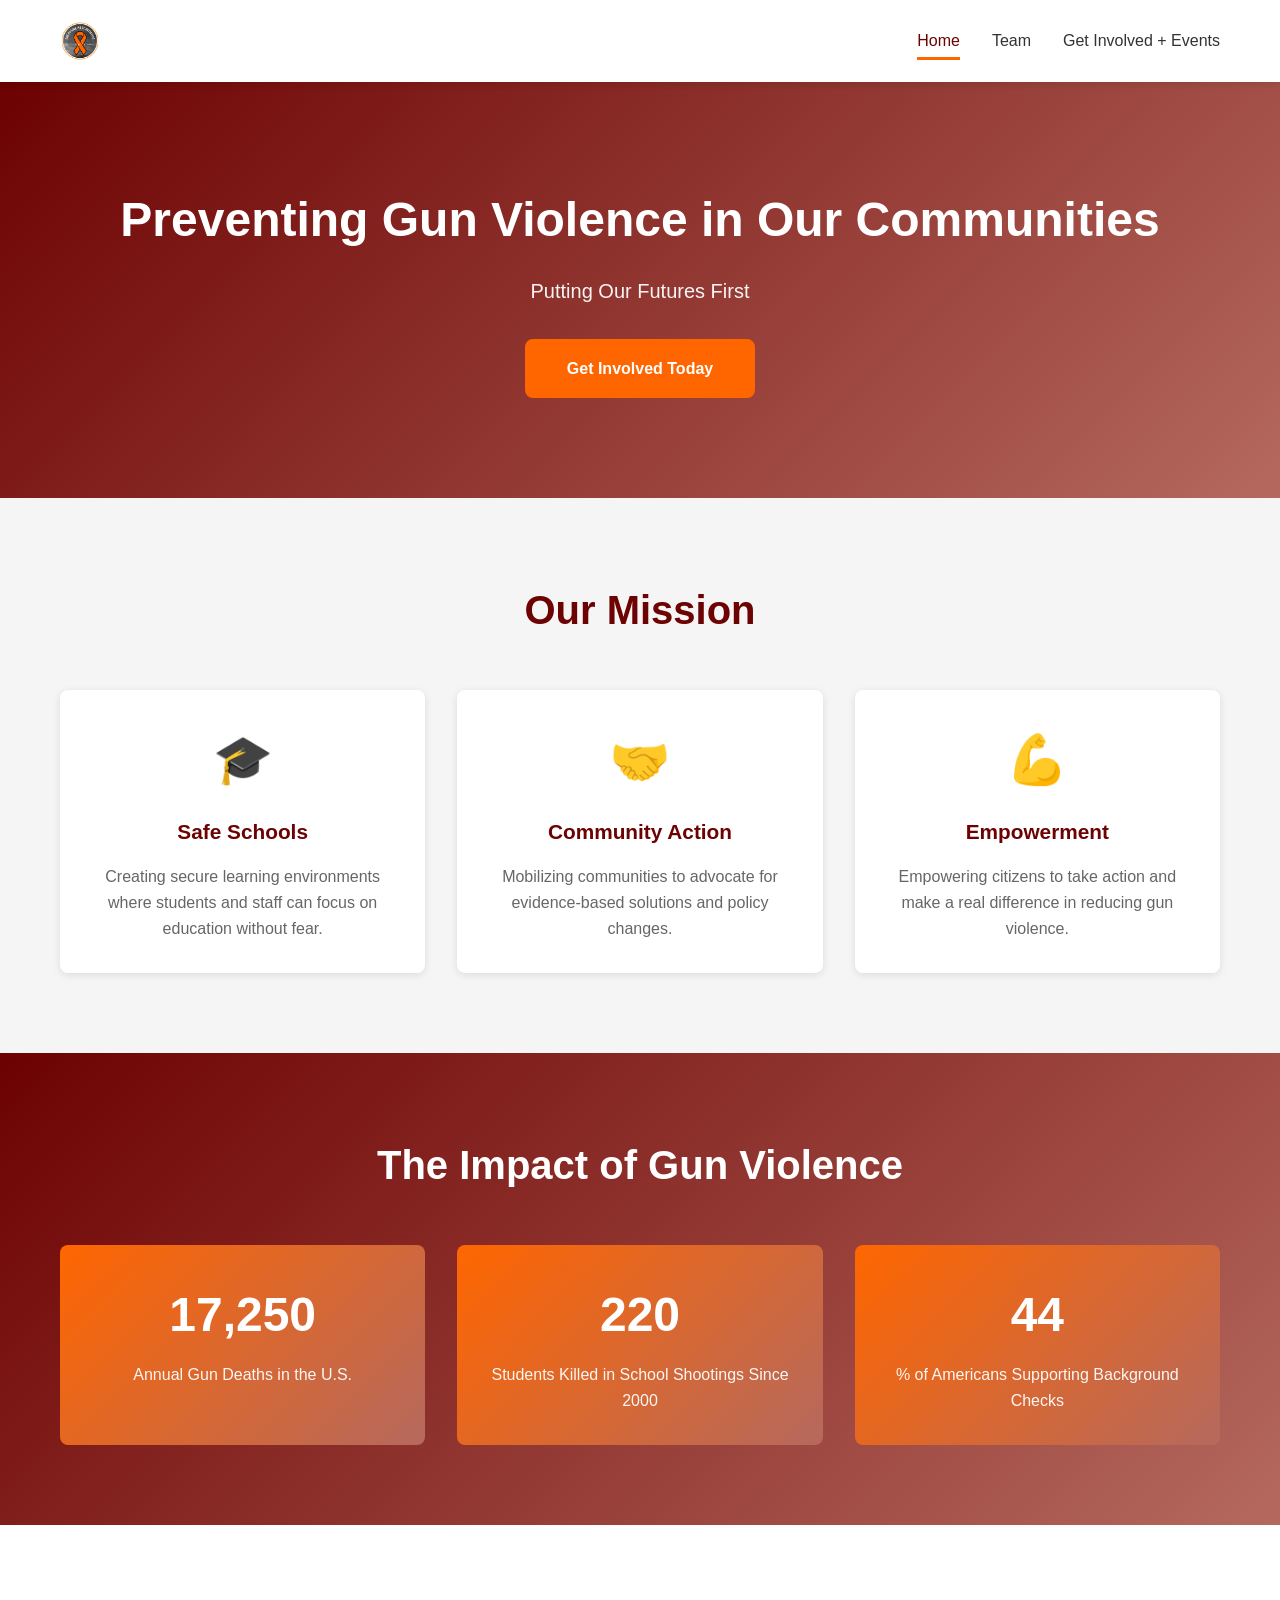
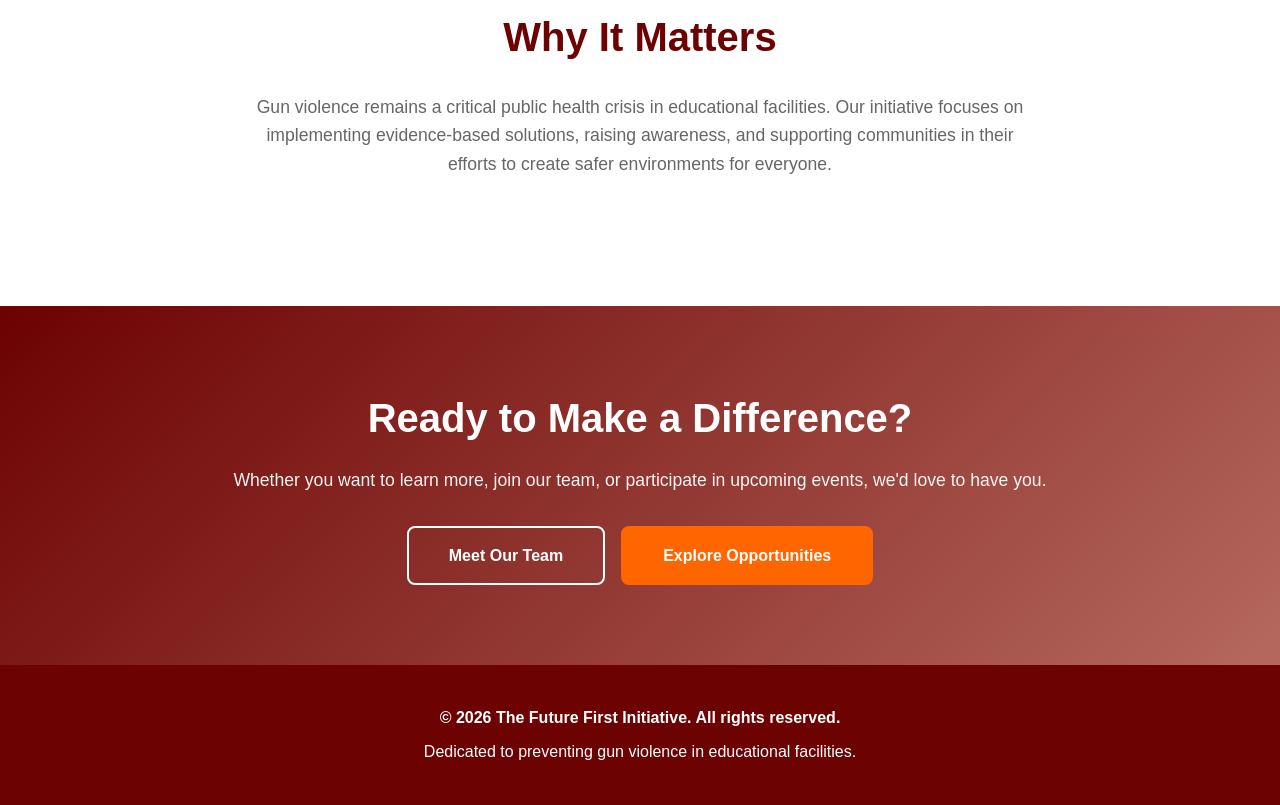
<file: index.html>
<!DOCTYPE html>
<html lang="en">
<head>
    <meta charset="UTF-8">
    <meta name="viewport" content="width=device-width, initial-scale=1.0">
    <title>The Future First Initiative - Gun Violence Prevention</title>
    <link rel="stylesheet" href="styles.css">
</head>
<body>
    <nav class="navbar">
        <div class="nav-container">
            <div class="logo-area">
                <img src="assets/logo.png" alt="Logo" class="logo" id="navbar-logo">
                <span class="organization-name">The Future First Initiative</span>
            </div>
            <ul class="nav-menu">
                <li><a href="index.html" class="nav-link active">Home</a></li>
                <li><a href="team.html" class="nav-link">Team</a></li>
                <li><a href="get-involved.html" class="nav-link">Get Involved + Events</a></li>
            </ul>
            <div class="hamburger" id="hamburger">
                <span></span>
                <span></span>
                <span></span>
            </div>
        </div>
    </nav>

    <header class="hero">
        <div class="hero-content">
            <h1>Preventing Gun Violence in Our Communities</h1>
            <p>Putting Our Futures First</p>
            <a href="get-involved.html" class="cta-button">Get Involved Today</a>
        </div>
    </header>

    <section class="mission">
        <div class="container">
            <h2>Our Mission</h2>
            <div class="mission-content">
                <div class="mission-card">
                    <div class="card-icon">🎓</div>
                    <h3>Safe Schools</h3>
                    <p>Creating secure learning environments where students and staff can focus on education without fear.</p>
                </div>
                <div class="mission-card">
                    <div class="card-icon">🤝</div>
                    <h3>Community Action</h3>
                    <p>Mobilizing communities to advocate for evidence-based solutions and policy changes.</p>
                </div>
                <div class="mission-card">
                    <div class="card-icon">💪</div>
                    <h3>Empowerment</h3>
                    <p>Empowering citizens to take action and make a real difference in reducing gun violence.</p>
                </div>
            </div>
        </div>
    </section>

    <section class="statistics">
        <div class="container">
            <h2>The Impact of Gun Violence</h2>
            <div class="impact-stats">
                <div class="stat-counter">
                    <div class="counter-number" data-target="45000">0</div>
                    <p class="counter-label">Annual Gun Deaths in the U.S.</p>
                </div>
                <div class="stat-counter">
                    <div class="counter-number" data-target="600">0</div>
                    <p class="counter-label">Students Killed in School Shootings Since 2000</p>
                </div>
                <div class="stat-counter">
                    <div class="counter-number" data-target="90">0</div>
                    <p class="counter-label">% of Americans Supporting Background Checks</p>
                </div>
            </div>
        </div>
    </section>

    <section class="impact">
        <div class="container">
            <h2>Why It Matters</h2>
            <p>Gun violence remains a critical public health crisis in educational facilities. Our initiative focuses on implementing evidence-based solutions, raising awareness, and supporting communities in their efforts to create safer environments for everyone.</p>
        </div>
    </section>

    <section class="cta-section">
        <div class="container">
            <h2>Ready to Make a Difference?</h2>
            <p>Whether you want to learn more, join our team, or participate in upcoming events, we'd love to have you.</p>
            <div class="cta-buttons">
                <a href="team.html" class="button button-secondary">Meet Our Team</a>
                <a href="get-involved.html" class="button button-primary">Explore Opportunities</a>
            </div>
        </div>
    </section>

    <footer>
        <div class="container">
            <p>&copy; 2026 The Future First Initiative. All rights reserved.</p>
            <p>Dedicated to preventing gun violence in educational facilities.</p>
        </div>
    </footer>

    <script src="script.js"></script>
</body>
</html>
</file>
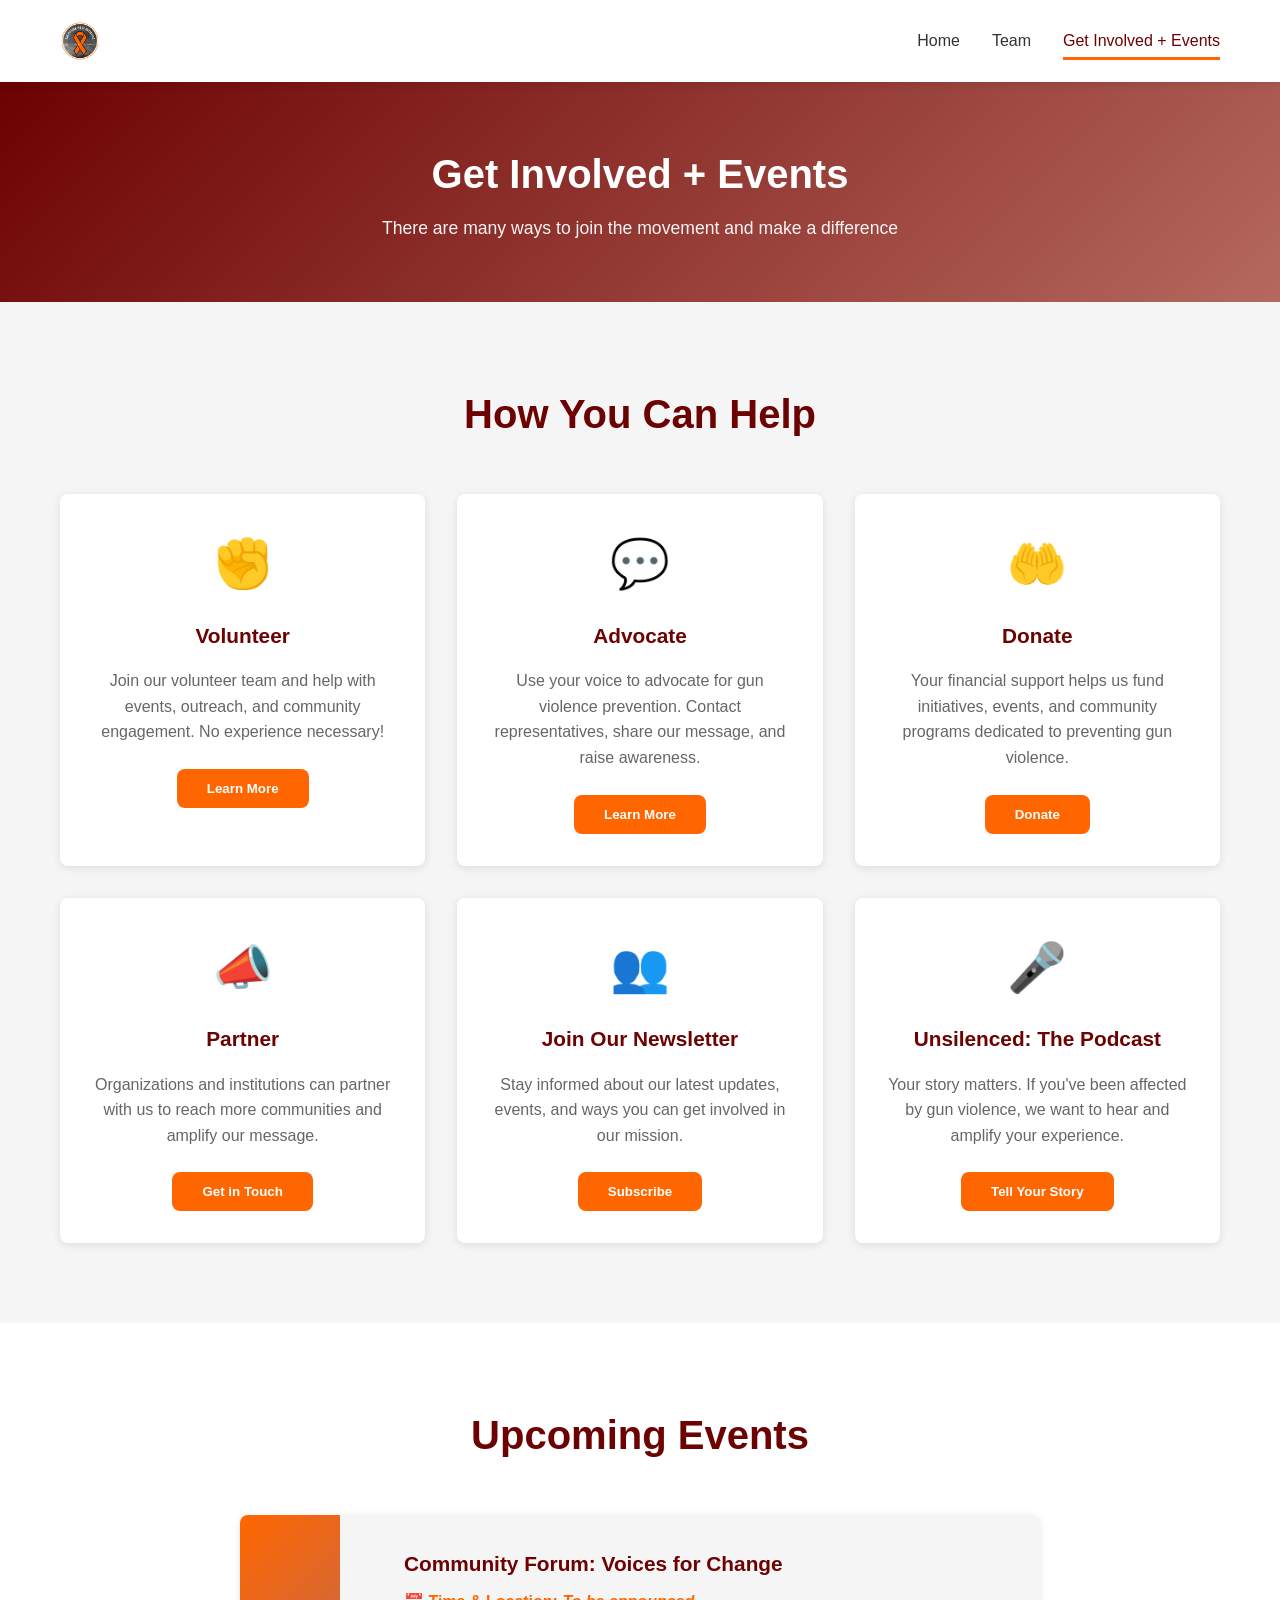
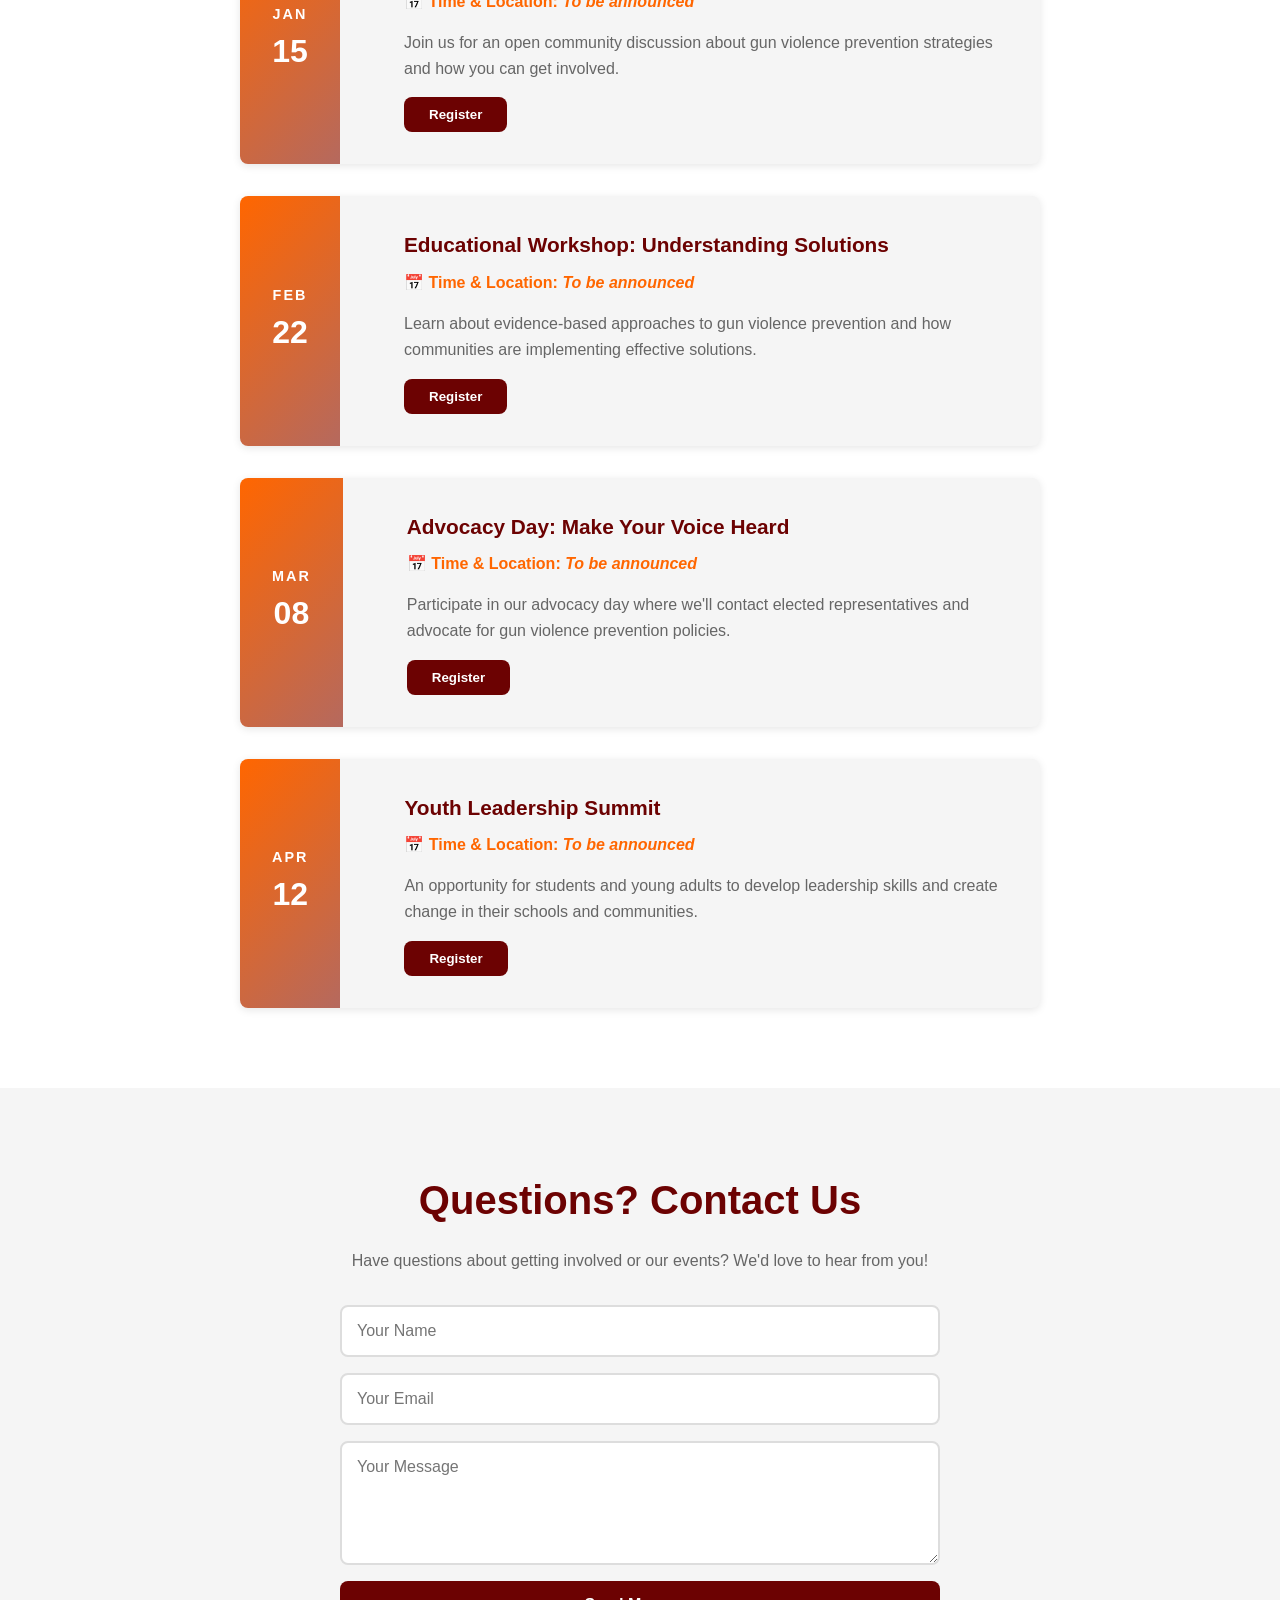
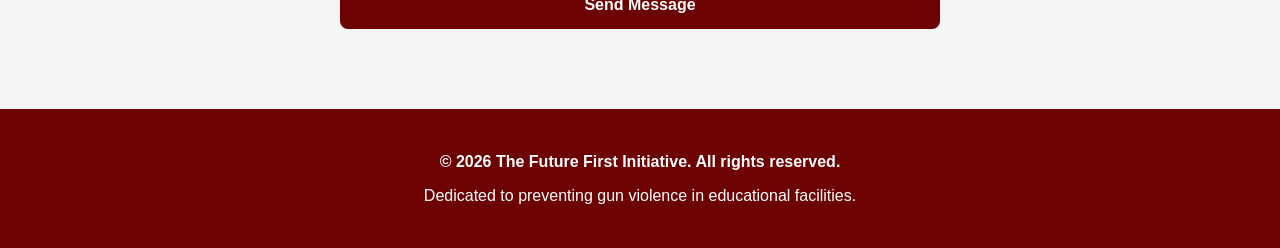
<file: get-involved.html>
<!DOCTYPE html>
<html lang="en">
<head>
    <meta charset="UTF-8">
    <meta name="viewport" content="width=device-width, initial-scale=1.0">
    <title>Get Involved + Events - The Future First Initiative</title>
    <link rel="stylesheet" href="styles.css">
</head>
<body>
    <nav class="navbar">
        <div class="nav-container">
            <div class="logo-area">
                <img src="assets/logo.png" alt="Logo" class="logo" id="navbar-logo">
                <span class="organization-name">The Future First Initiative</span>
            </div>
            <ul class="nav-menu">
                <li><a href="index.html" class="nav-link">Home</a></li>
                <li><a href="team.html" class="nav-link">Team</a></li>
                <li><a href="get-involved.html" class="nav-link active">Get Involved + Events</a></li>
            </ul>
            <div class="hamburger" id="hamburger">
                <span></span>
                <span></span>
                <span></span>
            </div>
        </div>
    </nav>

    <header class="page-header">
        <div class="header-content">
            <h1>Get Involved + Events</h1>
            <p>There are many ways to join the movement and make a difference</p>
        </div>
    </header>

    <section class="get-involved-options">
        <div class="container">
            <h2>How You Can Help</h2>
            <div class="options-grid">
                <div class="option-card">
                    <div class="option-icon">✊</div>
                    <h3>Volunteer</h3>
                    <p>Join our volunteer team and help with events, outreach, and community engagement. No experience necessary!</p>
                    <button class="option-button" onclick="alert('Contact us for volunteering opportunities!')">Learn More</button>
                </div>
                <div class="option-card">
                    <div class="option-icon">💬</div>
                    <h3>Advocate</h3>
                    <p>Use your voice to advocate for gun violence prevention. Contact representatives, share our message, and raise awareness.</p>
                    <button class="option-button" onclick="alert('We will provide advocacy toolkits and resources!')">Learn More</button>
                </div>
                <div class="option-card">
                    <div class="option-icon">🤲</div>
                    <h3>Donate</h3>
                    <p>Your financial support helps us fund initiatives, events, and community programs dedicated to preventing gun violence.</p>
                    <button class="option-button" onclick="alert('Donation options coming soon!')">Donate</button>
                </div>
                <div class="option-card">
                    <div class="option-icon">📣</div>
                    <h3>Partner</h3>
                    <p>Organizations and institutions can partner with us to reach more communities and amplify our message.</p>
                    <button class="option-button" onclick="alert('Contact us about partnership opportunities!')">Get in Touch</button>
                </div>
                <div class="option-card">
                    <div class="option-icon">👥</div>
                    <h3>Join Our Newsletter</h3>
                    <p>Stay informed about our latest updates, events, and ways you can get involved in our mission.</p>
                    <button class="option-button" onclick="alert('Newsletter signup coming soon!')">Subscribe</button>
                </div>
                <div class="option-card">
                    <div class="option-icon">🎤</div>
                    <h3>Unsilenced: The Podcast</h3>
                    <p>Your story matters. If you've been affected by gun violence, we want to hear and amplify your experience.</p>
                    <button class="option-button" onclick="alert('Share your story with us!')">Tell Your Story</button>
                </div>
            </div>
        </div>
    </section>

    <section class="events-section">
        <div class="container">
            <h2>Upcoming Events</h2>
            <div class="events-list">
                <div class="event-card">
                    <div class="event-date">
                        <span class="month">JAN</span>
                        <span class="day">15</span>
                    </div>
                    <div class="event-details">
                        <h3>Community Forum: Voices for Change</h3>
                        <p class="event-time">📅 Time & Location: <em>To be announced</em></p>
                        <p class="event-description">Join us for an open community discussion about gun violence prevention strategies and how you can get involved.</p>
                        <button class="event-button" onclick="alert('Registration details coming soon!')">Register</button>
                    </div>
                </div>

                <div class="event-card">
                    <div class="event-date">
                        <span class="month">FEB</span>
                        <span class="day">22</span>
                    </div>
                    <div class="event-details">
                        <h3>Educational Workshop: Understanding Solutions</h3>
                        <p class="event-time">📅 Time & Location: <em>To be announced</em></p>
                        <p class="event-description">Learn about evidence-based approaches to gun violence prevention and how communities are implementing effective solutions.</p>
                        <button class="event-button" onclick="alert('Registration details coming soon!')">Register</button>
                    </div>
                </div>

                <div class="event-card">
                    <div class="event-date">
                        <span class="month">MAR</span>
                        <span class="day">08</span>
                    </div>
                    <div class="event-details">
                        <h3>Advocacy Day: Make Your Voice Heard</h3>
                        <p class="event-time">📅 Time & Location: <em>To be announced</em></p>
                        <p class="event-description">Participate in our advocacy day where we'll contact elected representatives and advocate for gun violence prevention policies.</p>
                        <button class="event-button" onclick="alert('Registration details coming soon!')">Register</button>
                    </div>
                </div>

                <div class="event-card">
                    <div class="event-date">
                        <span class="month">APR</span>
                        <span class="day">12</span>
                    </div>
                    <div class="event-details">
                        <h3>Youth Leadership Summit</h3>
                        <p class="event-time">📅 Time & Location: <em>To be announced</em></p>
                        <p class="event-description">An opportunity for students and young adults to develop leadership skills and create change in their schools and communities.</p>
                        <button class="event-button" onclick="alert('Registration details coming soon!')">Register</button>
                    </div>
                </div>
            </div>
        </div>
    </section>

    <section class="contact-section">
        <div class="container">
            <h2>Questions? Contact Us</h2>
            <p>Have questions about getting involved or our events? We'd love to hear from you!</p>
            <form class="contact-form" onsubmit="handleSubmit(event)">
                <input type="text" placeholder="Your Name" required>
                <input type="email" placeholder="Your Email" required>
                <textarea placeholder="Your Message" rows="5" required></textarea>
                <button type="submit" class="submit-button">Send Message</button>
            </form>
        </div>
    </section>

    <footer>
        <div class="container">
            <p>&copy; 2026 The Future First Initiative. All rights reserved.</p>
            <p>Dedicated to preventing gun violence in educational facilities.</p>
        </div>
    </footer>

    <script src="script.js"></script>
</body>
</html>
</file>
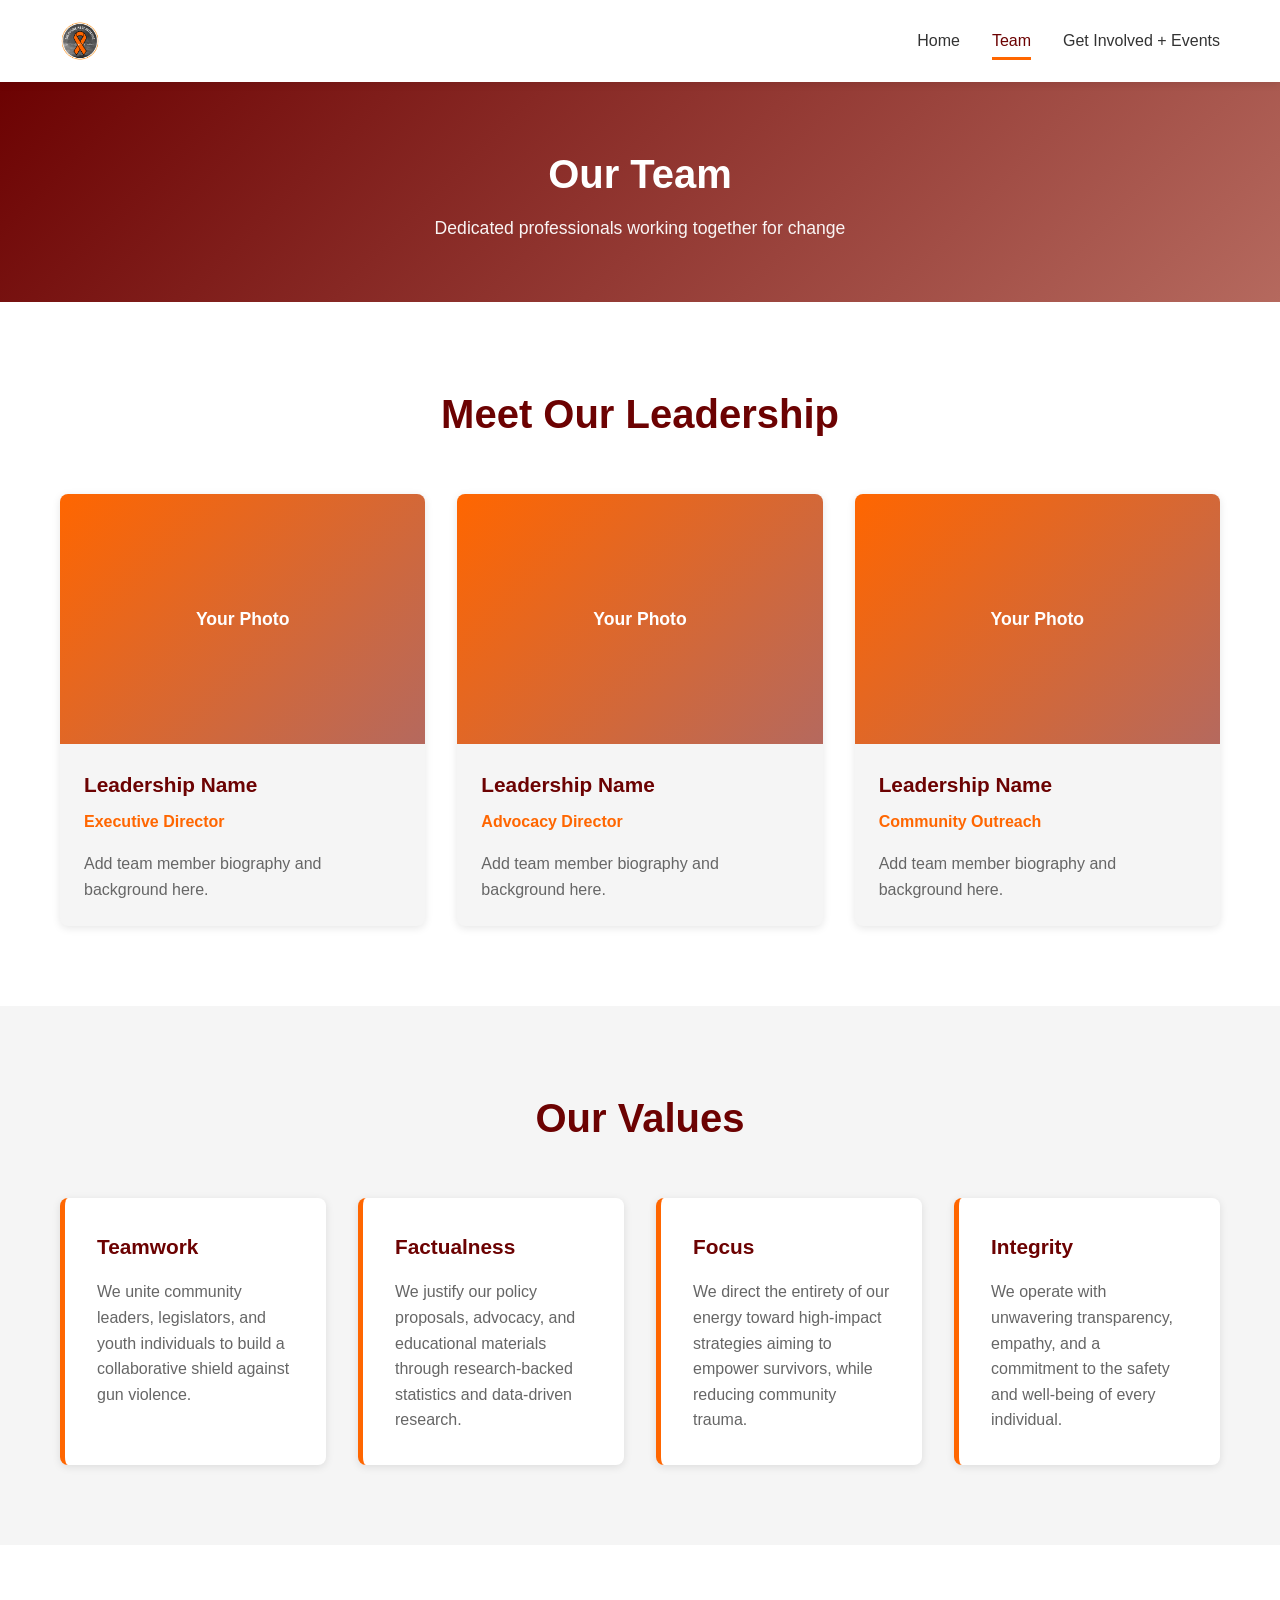
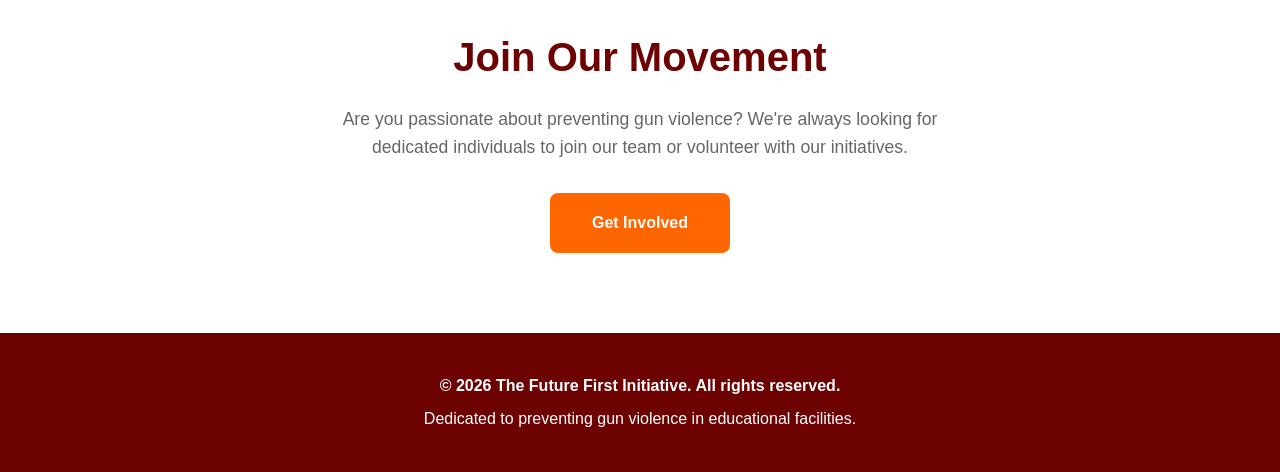
<file: team.html>
<!DOCTYPE html>
<html lang="en">
<head>
    <meta charset="UTF-8">
    <meta name="viewport" content="width=device-width, initial-scale=1.0">
    <title>Our Team - The Future First Initiative</title>
    <link rel="stylesheet" href="styles.css">
</head>
<body>
    <nav class="navbar">
        <div class="nav-container">
            <div class="logo-area">
                <img src="assets/logo.png" alt="Logo" class="logo" id="navbar-logo">
                <span class="organization-name">The Future First Initiative</span>
            </div>
            <ul class="nav-menu">
                <li><a href="index.html" class="nav-link">Home</a></li>
                <li><a href="team.html" class="nav-link active">Team</a></li>
                <li><a href="get-involved.html" class="nav-link">Get Involved + Events</a></li>
            </ul>
            <div class="hamburger" id="hamburger">
                <span></span>
                <span></span>
                <span></span>
            </div>
        </div>
    </nav>

    <header class="page-header">
        <div class="header-content">
            <h1>Our Team</h1>
            <p>Dedicated professionals working together for change</p>
        </div>
    </header>

    <section class="team-section">
        <div class="container">
            <h2>Meet Our Leadership</h2>
            <div class="team-grid">
                <div class="team-member">
                    <div class="member-image placeholder">
                        <span>Your Photo</span>
                    </div>
                    <h3>Leadership Name</h3>
                    <p class="member-role">Executive Director</p>
                    <p class="member-bio">Add team member biography and background here.</p>
                </div>
                <div class="team-member">
                    <div class="member-image placeholder">
                        <span>Your Photo</span>
                    </div>
                    <h3>Leadership Name</h3>
                    <p class="member-role">Advocacy Director</p>
                    <p class="member-bio">Add team member biography and background here.</p>
                </div>
                <div class="team-member">
                    <div class="member-image placeholder">
                        <span>Your Photo</span>
                    </div>
                    <h3>Leadership Name</h3>
                    <p class="member-role">Community Outreach</p>
                    <p class="member-bio">Add team member biography and background here.</p>
                </div>
            </div>
        </div>
    </section>

    <section class="team-values">
        <div class="container">
            <h2>Our Values</h2>
            <div class="values-grid">
                <div class="value-card">
                    <h3>Teamwork</h3>
                    <p>We unite community leaders, legislators, and youth individuals to build a collaborative shield against gun violence.</p>
                </div>
                <div class="value-card">
                    <h3>Factualness</h3>
                    <p>We justify our policy proposals, advocacy, and educational materials through research-backed statistics and data-driven research.</p>
                </div>
                <div class="value-card">
                    <h3>Focus</h3>
                    <p>We direct the entirety of our energy toward high-impact strategies aiming to empower survivors, while reducing community trauma.</p>
                </div>
                <div class="value-card">
                    <h3>Integrity</h3>
                    <p>We operate with unwavering transparency, empathy, and a commitment to the safety and well-being of every individual.</p>
                </div>
            </div>
        </div>
    </section>

    <section class="join-team">
        <div class="container">
            <h2>Join Our Movement</h2>
            <p>Are you passionate about preventing gun violence? We're always looking for dedicated individuals to join our team or volunteer with our initiatives.</p>
            <a href="get-involved.html" class="cta-button">Get Involved</a>
        </div>
    </section>

    <footer>
        <div class="container">
            <p>&copy; 2026 The Future First Initiative. All rights reserved.</p>
            <p>Dedicated to preventing gun violence in educational facilities.</p>
        </div>
    </footer>

    <script src="script.js"></script>
</body>
</html>
</file>
<file: styles.css>
/* ===== CSS VARIABLES AND RESET ===== */
:root {
    --primary-color: #6c0202;
    --secondary-color: #ff6600;
    --tertiary-color: #b5695e;
    --dark-bg: #1a1a1a;
    --light-bg: #f5f5f5;
    --text-dark: #333;
    --text-light: #666;
    --white: #ffffff;
    --border-radius: 8px;
    --shadow: 0 2px 8px rgba(0, 0, 0, 0.1);
    --transition: all 0.3s ease;
}

* {
    margin: 0;
    padding: 0;
    box-sizing: border-box;
}

html {
    scroll-behavior: smooth;
}

body {
    font-family: 'Segoe UI', Tahoma, Geneva, Verdana, sans-serif;
    color: var(--text-dark);
    line-height: 1.6;
    background-color: var(--white);
}

/* ===== CONTAINER ===== */
.container {
    max-width: 1200px;
    margin: 0 auto;
    padding: 0 20px;
}

/* ===== NAVIGATION ===== */
.navbar {
    background-color: var(--white);
    box-shadow: var(--shadow);
    position: sticky;
    top: 0;
    z-index: 100;
}

.nav-container {
    display: flex;
    justify-content: space-between;
    align-items: center;
    padding: 1rem 20px;
    max-width: 1200px;
    margin: 0 auto;
}

.logo-area {
    display: flex;
    align-items: center;
    gap: 10px;
}

.logo {
    height: 50px;
    width: auto;
}

.organization-name {
    font-weight: bold;
    color: var(--primary-color);
    font-size: 1.1rem;
    display: none;
}

.nav-menu {
    display: flex;
    list-style: none;
    gap: 2rem;
}

.nav-link {
    text-decoration: none;
    color: var(--text-dark);
    font-weight: 500;
    transition: var(--transition);
    padding: 0.5rem 0;
    border-bottom: 3px solid transparent;
}

.nav-link:hover,
.nav-link.active {
    color: var(--primary-color);
    border-bottom-color: var(--secondary-color);
}

.hamburger {
    display: none;
    flex-direction: column;
    cursor: pointer;
}

.hamburger span {
    width: 25px;
    height: 3px;
    background-color: var(--primary-color);
    margin: 5px 0;
    border-radius: 2px;
    transition: var(--transition);
}

/* ===== RESPONSIVE NAVBAR ===== */
@media (max-width: 768px) {
    .nav-menu {
        position: absolute;
        left: -100%;
        top: 70px;
        flex-direction: column;
        background-color: var(--white);
        width: 100%;
        text-align: center;
        transition: var(--transition);
        box-shadow: var(--shadow);
        gap: 0;
    }

    .nav-menu.active {
        left: 0;
    }

    .nav-link {
        display: block;
        padding: 1.5rem;
        border-bottom: 1px solid var(--light-bg);
    }

    .hamburger {
        display: flex;
    }

    .organization-name {
        display: inline;
        font-size: 0.9rem;
    }

    .logo {
        height: 40px;
    }
}

/* ===== HERO SECTION ===== */
.hero {
    background: linear-gradient(135deg, var(--primary-color) 0%, var(--tertiary-color) 100%);
    color: var(--white);
    padding: 100px 20px;
    text-align: center;
}

.hero-content h1 {
    font-size: 3rem;
    margin-bottom: 1rem;
    font-weight: 700;
}

.hero-content p {
    font-size: 1.25rem;
    margin-bottom: 2rem;
    opacity: 0.95;
}

.cta-button {
    display: inline-block;
    background-color: var(--secondary-color);
    color: var(--white);
    padding: 15px 40px;
    text-decoration: none;
    border-radius: var(--border-radius);
    font-weight: 600;
    transition: var(--transition);
    border: 2px solid var(--secondary-color);
    cursor: pointer;
    font-size: 1rem;
}

.cta-button:hover {
    background-color: transparent;
    transform: translateY(-2px);
    box-shadow: 0 5px 15px rgba(0, 0, 0, 0.2);
}

@media (max-width: 768px) {
    .hero-content h1 {
        font-size: 2rem;
    }

    .hero-content p {
        font-size: 1rem;
    }

    .hero {
        padding: 60px 20px;
    }
}

/* ===== PAGE HEADER ===== */
.page-header {
    background: linear-gradient(135deg, var(--primary-color) 0%, var(--tertiary-color) 100%);
    color: var(--white);
    padding: 60px 20px;
    text-align: center;
}

.header-content h1 {
    font-size: 2.5rem;
    margin-bottom: 0.5rem;
}

.header-content p {
    font-size: 1.1rem;
    opacity: 0.95;
}

/* ===== MISSION SECTION ===== */
.mission {
    padding: 80px 20px;
    background-color: var(--light-bg);
}

.mission h2 {
    font-size: 2.5rem;
    text-align: center;
    margin-bottom: 3rem;
    color: var(--primary-color);
}

.mission-content {
    display: grid;
    grid-template-columns: repeat(auto-fit, minmax(280px, 1fr));
    gap: 2rem;
}

.mission-card {
    background: var(--white);
    padding: 2rem;
    border-radius: var(--border-radius);
    box-shadow: var(--shadow);
    text-align: center;
    transition: var(--transition);
}

.mission-card:hover {
    transform: translateY(-5px);
    box-shadow: 0 5px 20px rgba(108, 2, 2, 0.15);
}

.card-icon {
    font-size: 3rem;
    margin-bottom: 1rem;
}

.mission-card h3 {
    color: var(--primary-color);
    margin-bottom: 1rem;
    font-size: 1.3rem;
}

.mission-card p {
    color: var(--text-light);
}

/* ===== STATISTICS SECTION ===== */
.statistics {
    padding: 80px 20px;
    background: linear-gradient(135deg, var(--primary-color) 0%, var(--tertiary-color) 100%);
}

.statistics h2 {
    font-size: 2.5rem;
    text-align: center;
    margin-bottom: 3rem;
    color: var(--white);
}

/* ===== IMPACT SECTION ===== */
.impact {
    padding: 80px 20px;
}

.impact h2 {
    font-size: 2.5rem;
    text-align: center;
    margin-bottom: 1.5rem;
    color: var(--primary-color);
}

.impact > .container > p {
    text-align: center;
    font-size: 1.1rem;
    margin-bottom: 3rem;
    color: var(--text-light);
    max-width: 800px;
    margin-left: auto;
    margin-right: auto;
}

.impact-stats {
    display: grid;
    grid-template-columns: repeat(auto-fit, minmax(250px, 1fr));
    gap: 2rem;
    margin-top: 2rem;
}

.stat-counter {
    background: linear-gradient(135deg, var(--secondary-color), var(--tertiary-color));
    color: var(--white);
    padding: 2rem;
    border-radius: var(--border-radius);
    text-align: center;
}

.counter-number {
    font-size: 3rem;
    font-weight: 700;
    margin-bottom: 0.5rem;
}

.counter-label {
    font-size: 1rem;
    margin: 0;
    opacity: 0.95;
}

.stat {
    background: linear-gradient(135deg, var(--secondary-color), var(--tertiary-color));
    color: var(--white);
    padding: 2rem;
    border-radius: var(--border-radius);
    text-align: center;
}

.stat h3 {
    font-size: 1.5rem;
    margin-bottom: 0.5rem;
}

/* ===== CTA SECTION ===== */
.cta-section {
    background: linear-gradient(135deg, var(--primary-color) 0%, var(--tertiary-color) 100%);
    color: var(--white);
    padding: 80px 20px;
    text-align: center;
}

.cta-section h2 {
    font-size: 2.5rem;
    margin-bottom: 1rem;
}

.cta-section p {
    font-size: 1.1rem;
    margin-bottom: 2rem;
    opacity: 0.95;
}

.cta-buttons {
    display: flex;
    gap: 1rem;
    justify-content: center;
    flex-wrap: wrap;
}

.button {
    padding: 15px 40px;
    border-radius: var(--border-radius);
    font-weight: 600;
    text-decoration: none;
    transition: var(--transition);
    border: 2px solid var(--secondary-color);
    cursor: pointer;
    font-size: 1rem;
}

.button-primary {
    background-color: var(--secondary-color);
    color: var(--white);
}

.button-primary:hover {
    background-color: transparent;
    transform: translateY(-2px);
}

.button-secondary {
    background-color: transparent;
    color: var(--white);
    border-color: var(--white);
}

.button-secondary:hover {
    background-color: var(--white);
    color: var(--primary-color);
}

/* ===== TEAM SECTION ===== */
.team-section {
    padding: 80px 20px;
}

.team-section h2 {
    font-size: 2.5rem;
    text-align: center;
    margin-bottom: 3rem;
    color: var(--primary-color);
}

.team-grid {
    display: grid;
    grid-template-columns: repeat(auto-fit, minmax(280px, 1fr));
    gap: 2rem;
}

.team-member {
    background: var(--light-bg);
    border-radius: var(--border-radius);
    overflow: hidden;
    transition: var(--transition);
    box-shadow: var(--shadow);
}

.team-member:hover {
    transform: translateY(-5px);
    box-shadow: 0 8px 25px rgba(108, 2, 2, 0.15);
}

.member-image {
    height: 250px;
    background: linear-gradient(135deg, var(--secondary-color), var(--tertiary-color));
    display: flex;
    align-items: center;
    justify-content: center;
    color: var(--white);
    font-weight: 600;
}

.member-image img {
    width: 100%;
    height: 100%;
    object-fit: cover;
}

.member-image.placeholder {
    background: linear-gradient(135deg, var(--secondary-color), var(--tertiary-color));
    font-size: 1.1rem;
}

.team-member h3 {
    color: var(--primary-color);
    padding: 1.5rem 1.5rem 0.5rem;
    font-size: 1.3rem;
}

.member-role {
    color: var(--secondary-color);
    font-weight: 600;
    padding: 0 1.5rem;
}

.member-bio {
    padding: 1rem 1.5rem 1.5rem;
    color: var(--text-light);
}

/* ===== VALUES SECTION ===== */
.team-values {
    padding: 80px 20px;
    background-color: var(--light-bg);
}

.team-values h2 {
    font-size: 2.5rem;
    text-align: center;
    margin-bottom: 3rem;
    color: var(--primary-color);
}

.values-grid {
    display: grid;
    grid-template-columns: repeat(auto-fit, minmax(250px, 1fr));
    gap: 2rem;
}

.value-card {
    background: var(--white);
    padding: 2rem;
    border-radius: var(--border-radius);
    box-shadow: var(--shadow);
    transition: var(--transition);
    border-left: 5px solid var(--secondary-color);
}

.value-card:hover {
    transform: translateX(5px);
    box-shadow: 0 5px 20px rgba(0, 0, 0, 0.15);
}

.value-card h3 {
    color: var(--primary-color);
    margin-bottom: 1rem;
    font-size: 1.3rem;
}

.value-card p {
    color: var(--text-light);
}

/* ===== JOIN TEAM SECTION ===== */
.join-team {
    padding: 80px 20px;
    text-align: center;
}

.join-team h2 {
    font-size: 2.5rem;
    margin-bottom: 1rem;
    color: var(--primary-color);
}

.join-team p {
    font-size: 1.1rem;
    margin-bottom: 2rem;
    color: var(--text-light);
    max-width: 600px;
    margin-left: auto;
    margin-right: auto;
}

/* ===== GET INVOLVED OPTIONS ===== */
.get-involved-options {
    padding: 80px 20px;
    background-color: var(--light-bg);
}

.get-involved-options h2 {
    font-size: 2.5rem;
    text-align: center;
    margin-bottom: 3rem;
    color: var(--primary-color);
}

.options-grid {
    display: grid;
    grid-template-columns: repeat(auto-fit, minmax(280px, 1fr));
    gap: 2rem;
}

.option-card {
    background: var(--white);
    padding: 2rem;
    border-radius: var(--border-radius);
    box-shadow: var(--shadow);
    text-align: center;
    transition: var(--transition);
}

.option-card:hover {
    transform: translateY(-5px);
    box-shadow: 0 8px 25px rgba(108, 2, 2, 0.15);
}

.option-icon {
    font-size: 3rem;
    margin-bottom: 1rem;
}

.option-card h3 {
    color: var(--primary-color);
    margin-bottom: 1rem;
    font-size: 1.3rem;
}

.option-card p {
    color: var(--text-light);
    margin-bottom: 1.5rem;
}

.option-button {
    background-color: var(--secondary-color);
    color: var(--white);
    border: none;
    padding: 12px 30px;
    border-radius: var(--border-radius);
    cursor: pointer;
    font-weight: 600;
    transition: var(--transition);
}

.option-button:hover {
    background-color: var(--primary-color);
    transform: scale(1.05);
}

/* ===== EVENTS SECTION ===== */
.events-section {
    padding: 80px 20px;
}

.events-section h2 {
    font-size: 2.5rem;
    text-align: center;
    margin-bottom: 3rem;
    color: var(--primary-color);
}

.events-list {
    display: grid;
    gap: 2rem;
    max-width: 800px;
    margin: 0 auto;
}

.event-card {
    display: flex;
    gap: 2rem;
    background: var(--light-bg);
    border-radius: var(--border-radius);
    overflow: hidden;
    box-shadow: var(--shadow);
    transition: var(--transition);
}

.event-card:hover {
    box-shadow: 0 5px 20px rgba(108, 2, 2, 0.15);
    transform: translateY(-2px);
}

.event-date {
    background: linear-gradient(135deg, var(--secondary-color), var(--tertiary-color));
    color: var(--white);
    padding: 2rem;
    display: flex;
    flex-direction: column;
    align-items: center;
    justify-content: center;
    min-width: 100px;
    text-align: center;
}

.event-date .month {
    font-weight: 700;
    font-size: 0.9rem;
    letter-spacing: 2px;
}

.event-date .day {
    font-size: 2rem;
    font-weight: 700;
}

.event-details {
    padding: 2rem;
    flex: 1;
}

.event-details h3 {
    color: var(--primary-color);
    margin-bottom: 0.5rem;
    font-size: 1.3rem;
}

.event-time {
    color: var(--secondary-color);
    font-weight: 600;
    margin-bottom: 1rem;
}

.event-description {
    color: var(--text-light);
    margin-bottom: 1rem;
}

.event-button {
    background-color: var(--primary-color);
    color: var(--white);
    border: none;
    padding: 10px 25px;
    border-radius: var(--border-radius);
    cursor: pointer;
    font-weight: 600;
    transition: var(--transition);
}

.event-button:hover {
    background-color: var(--secondary-color);
}

@media (max-width: 768px) {
    .event-card {
        flex-direction: column;
    }

    .event-date {
        flex-direction: row;
        gap: 1rem;
        padding: 1.5rem;
    }

    .event-date .month {
        margin-right: 0.5rem;
    }
}

/* ===== CONTACT SECTION ===== */
.contact-section {
    padding: 80px 20px;
    background-color: var(--light-bg);
}

.contact-section h2 {
    font-size: 2.5rem;
    text-align: center;
    margin-bottom: 1rem;
    color: var(--primary-color);
}

.contact-section > .container > p {
    text-align: center;
    margin-bottom: 2rem;
    color: var(--text-light);
}

.contact-form {
    display: flex;
    flex-direction: column;
    gap: 1rem;
    max-width: 600px;
    margin: 0 auto;
}

.contact-form input,
.contact-form textarea {
    padding: 15px;
    border: 2px solid #ddd;
    border-radius: var(--border-radius);
    font-family: inherit;
    font-size: 1rem;
    transition: var(--transition);
}

.contact-form input:focus,
.contact-form textarea:focus {
    outline: none;
    border-color: var(--primary-color);
    box-shadow: 0 0 0 3px rgba(108, 2, 2, 0.1);
}

.submit-button {
    background-color: var(--primary-color);
    color: var(--white);
    border: none;
    padding: 15px;
    border-radius: var(--border-radius);
    font-weight: 600;
    cursor: pointer;
    font-size: 1rem;
    transition: var(--transition);
}

.submit-button:hover {
    background-color: var(--secondary-color);
    transform: translateY(-2px);
}

/* ===== FOOTER ===== */
footer {
    background-color: var(--primary-color);
    color: var(--white);
    text-align: center;
    padding: 2rem 20px;
}

footer p {
    margin: 0.5rem 0;
}

footer p:first-child {
    font-weight: 600;
}

/* ===== GENERAL RESPONSIVE ===== */
@media (max-width: 768px) {
    .mission h2,
    .team-section h2,
    .team-values h2,
    .get-involved-options h2,
    .events-section h2,
    .impact h2,
    .cta-section h2,
    .contact-section h2,
    .join-team h2 {
        font-size: 1.8rem;
    }

    .mission,
    .team-section,
    .team-values,
    .get-involved-options,
    .events-section,
    .impact,
    .join-team,
    .contact-section {
        padding: 50px 20px;
    }

    .mission-content,
    .options-grid,
    .values-grid,
    .impact-stats {
        gap: 1.5rem;
    }
}
</file>
